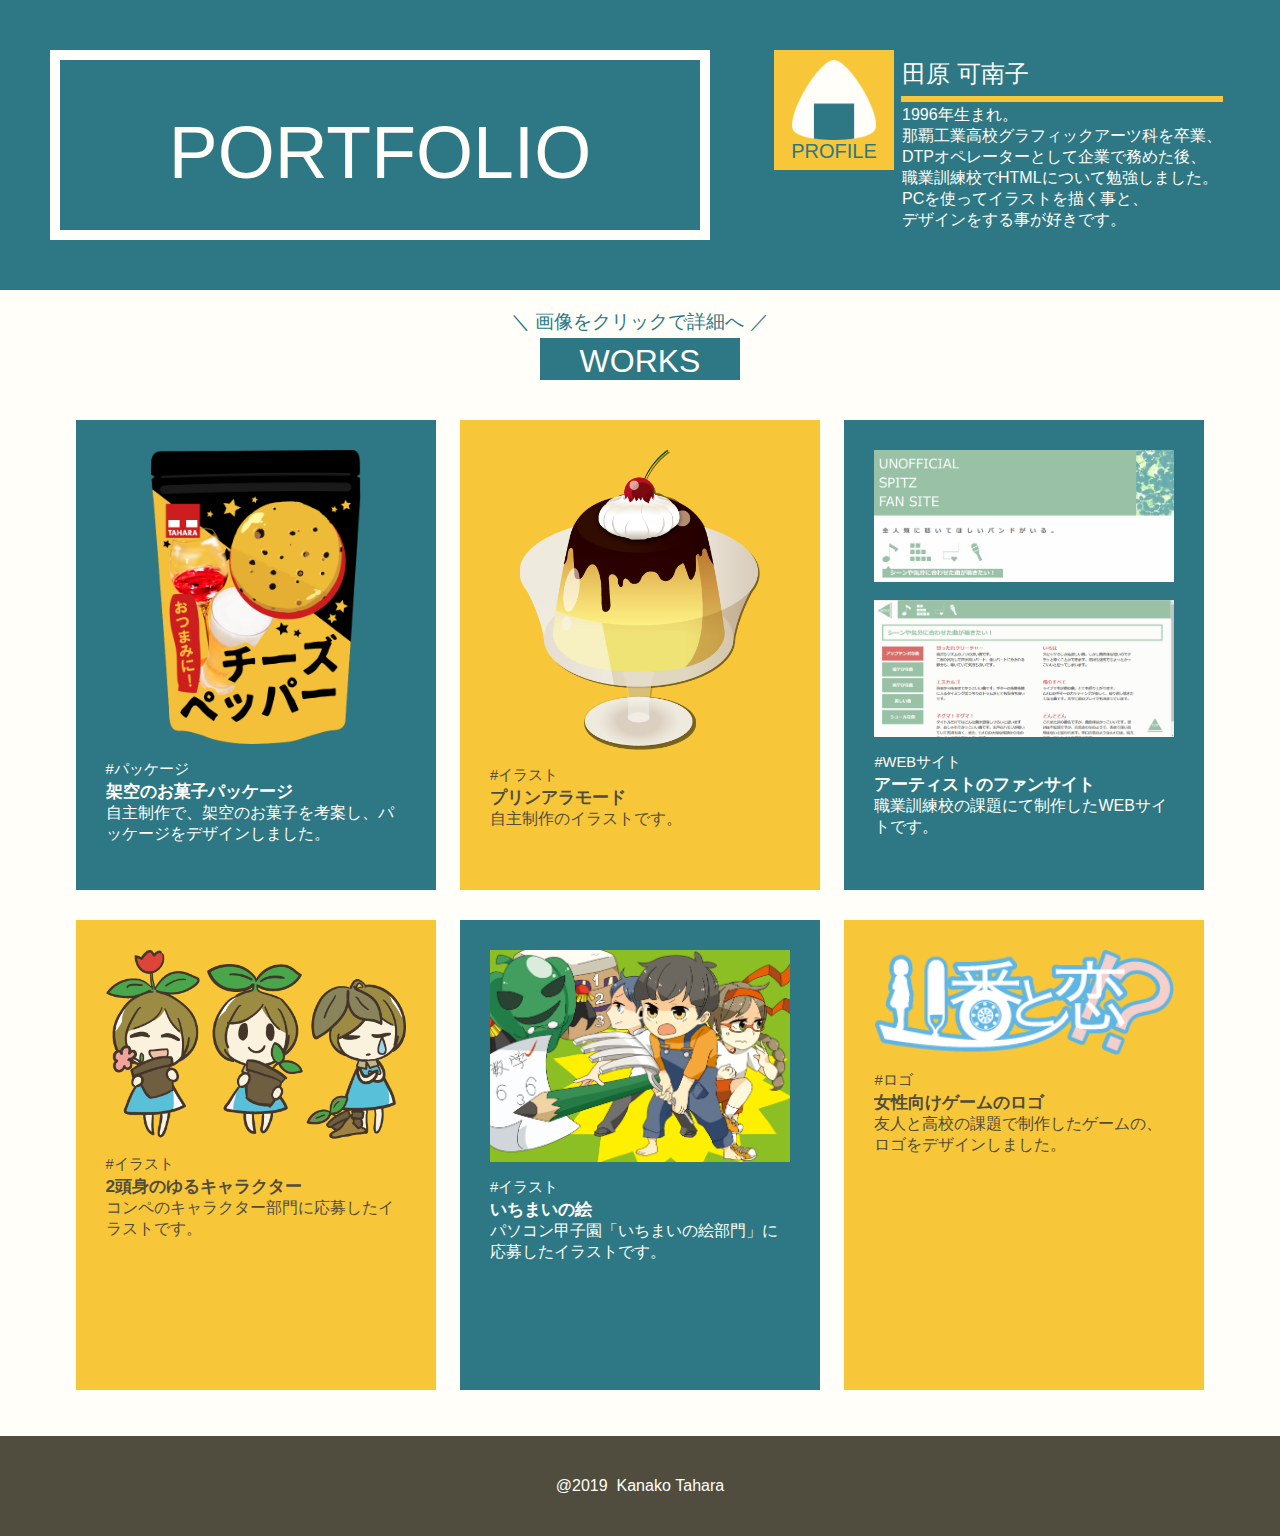
<file: index.html>
<html lang="ja">
<head>
<meta http-equiv="Content-Type" content="text/html; charset=UTF-8">
<meta name="viewport" content="width=device-width,initial-scale=1.0,minimum-scale=1.0">
<link rel="stylesheet" type="text/css" href="style.css">
<link rel="stylesheet" type="text/css" href="style2.css">
<title>TAHARAPOLIO</title>
</head>
<body>
<div id="header">
 <div class="box1"><p>PORTFOLIO</p></div>
 
 <div class="jikosyoukai">
 <div class="aikon"><img src="image_aikon.png" height="80px" alt="aikon">PROFILE</div>
 <table class="prof">
  <tr>
    <td class="namae">田原&nbsp;可南子</td>
  </tr>
  <tr>
    <td>1996年生まれ。<br>
        那覇工業高校グラフィックアーツ科を卒業、<br>
        DTPオペレーターとして企業で務めた後、<br>
        職業訓練校でHTMLについて勉強しました。<br>
        PCを使ってイラストを描く事と、<br>
        デザインをする事が好きです。
    </td>
  </tr>
 </table>
 </div>
 
</div><!--header-->



<div id="contents">
 <p class="moji">＼&nbsp;画像をクリックで詳細へ&nbsp;／</p>
 <div class="worktitle">
 <h1>WORKS</h1>
 </div>

 <div class="works">
  <div class="ao">
      <!--画像--><a href="sub3.html"><img src="image_tiizu.png" width="70%" alt="パッケージ画像"></a>
                 <p>
      <!--タグ--><span class="tagu">#パッケージ</span><br>
      <!--題名--><span class="wtitle">架空のお菓子パッケージ</span><br>
      <!--説明-->自主制作で、架空のお菓子を考案し、パッケージをデザインしました。
                 </p>
    </div>
    <div class="kiiro">
      <!--画像--><a href="sub2.html"><img src="image_purin.png" width="80%" alt="プリン画像"></a>
                 <p>
      <!--タグ--><span class="tagu">#イラスト</span><br>
      <!--題名--><span class="wtitle">プリンアラモード</span><br>
      <!--説明-->自主制作のイラストです。
                 </p>
    </div>
    <div class="ao">
      <!--画像--><a href="sub1.html"><img src="image_supisaito1.png" width="100%" alt="サイト画像1"><br>
                 <img src="image_supisaito2.png" width="100%" alt="サイト画像2"></a>
                 <p>
      <!--タグ--><span class="tagu">#WEBサイト</span><br>
      <!--題名--><span class="wtitle">アーティストのファンサイト</span><br>
      <!--説明-->職業訓練校の課題にて制作したWEBサイトです。
                 </p>
    </div>
    <div class="kiiro">
      <!--画像--><a href="sub4.html"><img src="image_kyara1.png" width="100%" alt="キャラクター画像"></a>
                 <p>
      <!--タグ--><span class="tagu">#イラスト</span><br>
      <!--題名--><span class="wtitle">2頭身のゆるキャラクター</span><br>
      <!--説明-->コンペのキャラクター部門に応募したイラストです。
                 </p>
    </div>
    <div class="ao">
      <!--画像--><a href="sub5.html"><img src="image_itimainoe.png" width="100%" alt="イラスト画像"></a>
                 <p>
      <!--タグ--><span class="tagu">#イラスト</span><br>
      <!--題名--><span class="wtitle">いちまいの絵</span><br>
      <!--説明-->パソコン甲子園「いちまいの絵部門」に応募したイラストです。
                 </p>
    </div>
    <div class="kiiro">
      <!--画像--><a href="sub6.html"><img src="image_otogerogo.png" width="100%" alt="ロゴ画像"></a>
                 <p>
      <!--タグ--><span class="tagu">#ロゴ</span><br>
      <!--題名--><span class="wtitle">女性向けゲームのロゴ</span><br>
      <!--説明-->友人と高校の課題で制作したゲームの、ロゴをデザインしました。
                 </p>
    </div>
 </div>








</div><!--contents-->




<div id="footer">
 <p>
 @2019&nbsp;&nbsp;Kanako&nbsp;Tahara
 </p>
</div>



</body>
</html>
</file>
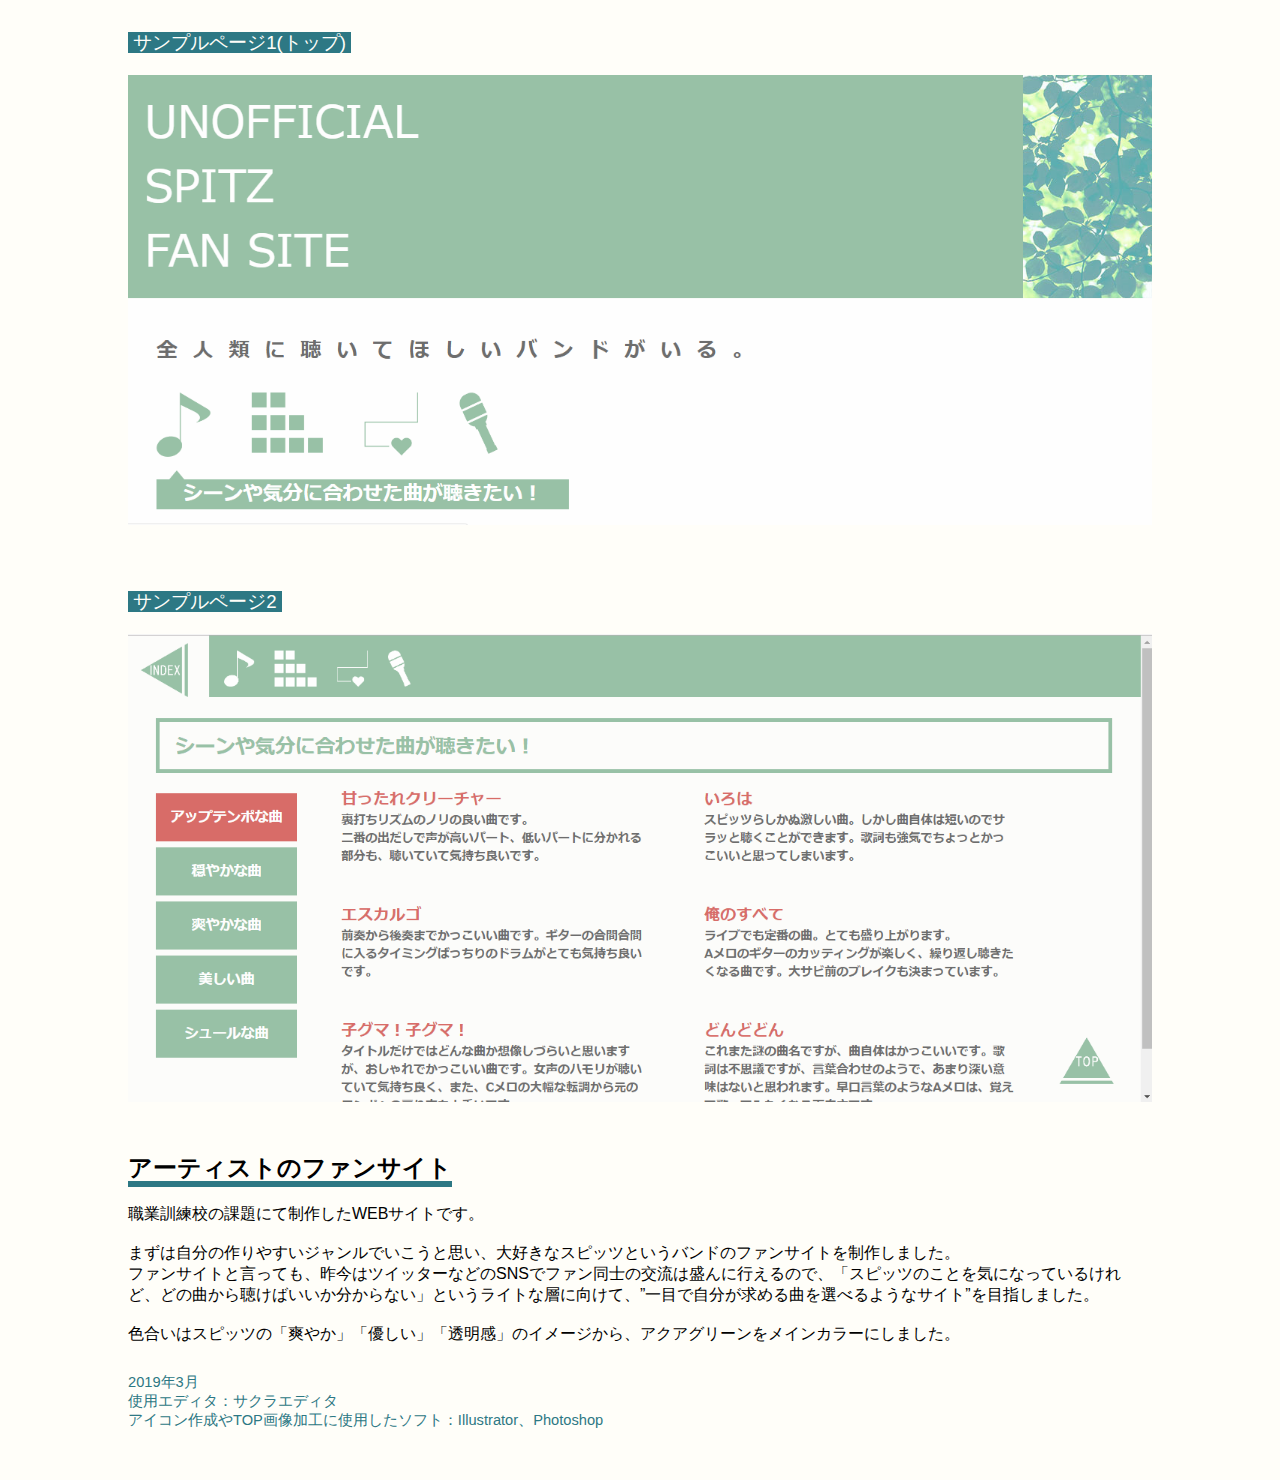
<file: sub1.html>
<html lang="ja">
<head>
<meta http-equiv="Content-Type" content="text/html; charset=UTF-8">
<link rel="stylesheet" type="text/css" href="style.css">
<title>TAHARAPOLIO</title>
</head>
<body>
<div>
 <p class="cap1"><span class="cap2">&nbsp;サンプルページ1(トップ)&nbsp;</span></p>
 <p class="gazou"><img src="image_supisaito1.png" width="80%" alt="サイト画像1"></p><br>
 <p class="cap1"><span class="cap2">&nbsp;サンプルページ2&nbsp;</span></p>
 <p class="gazou"><img src="image_supisaito2.png" width="80%" alt="サイト画像2"></p>
</div>

<div class="setumei">
 <h2><span class="kasen">アーティストのファンサイト</span></h2>
 <p>
 職業訓練校の課題にて制作したWEBサイトです。<br><br>
 まずは自分の作りやすいジャンルでいこうと思い、大好きなスピッツというバンドのファンサイトを制作しました。<br>
 ファンサイトと言っても、昨今はツイッターなどのSNSでファン同士の交流は盛んに行えるので、「スピッツのことを気になっているけれど、どの曲から聴けばいいか分からない」というライトな層に向けて、”一目で自分が求める曲を選べるようなサイト”を目指しました。<br><br>
 色合いはスピッツの「爽やか」「優しい」「透明感」のイメージから、アクアグリーンをメインカラーにしました。
 </p>
 <p class="spec">
 2019年3月<br>
 使用エディタ：サクラエディタ<br>
 アイコン作成やTOP画像加工に使用したソフト：Illustrator、Photoshop
 </p>
</div>



</body>
</html>
</file>
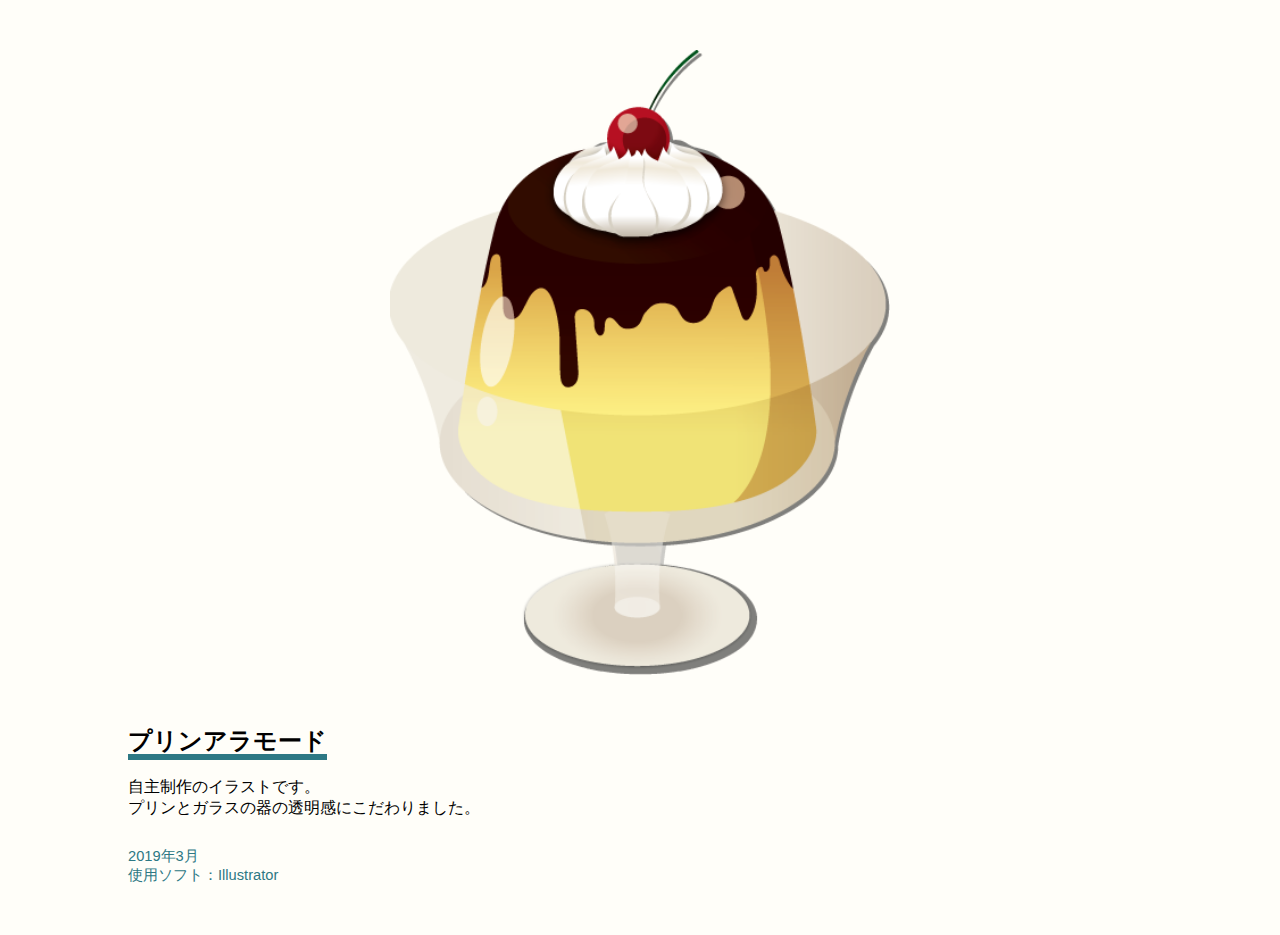
<file: sub2.html>
<html lang="ja">
<head>
<meta http-equiv="Content-Type" content="text/html; charset=UTF-8">
<link rel="stylesheet" type="text/css" href="style.css">
<title>TAHARAPOLIO</title>
</head>
<body class="sukima">
<div>
 <p class="gazou"><img src="image_purin.png" width="500px" alt="プリン画像"></p>
</div>

<div class="setumei">
 <h2><span class="kasen">プリンアラモード</span></h2>
 <p>
 自主制作のイラストです。<br>
 プリンとガラスの器の透明感にこだわりました。
 </p>
 <p class="spec">
 2019年3月<br>
 使用ソフト：Illustrator
 </p>
</div>



</body>
</html>
</file>
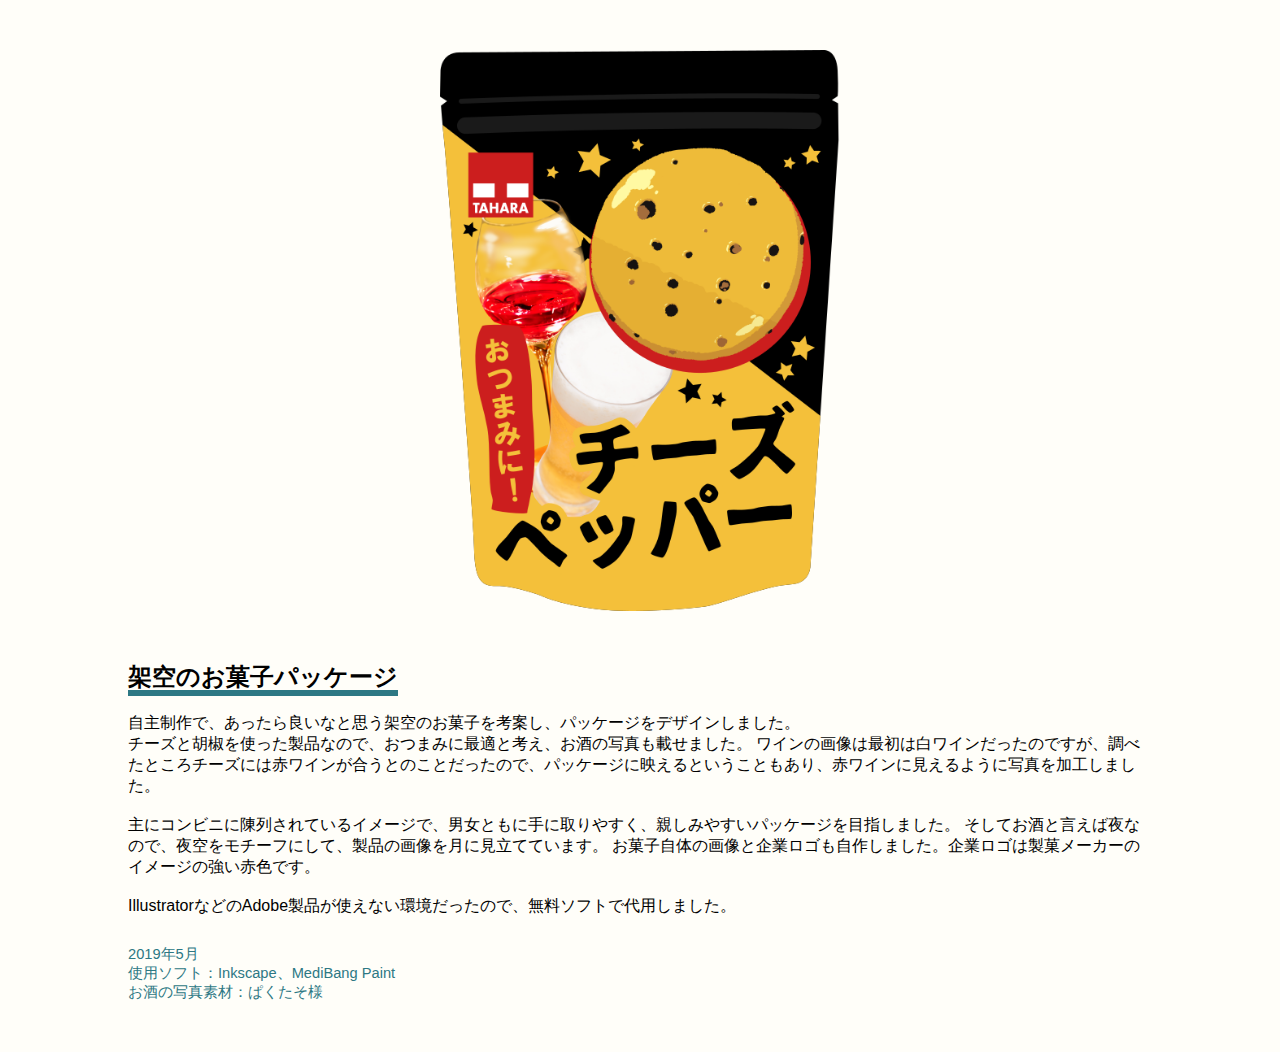
<file: sub3.html>
<html lang="ja">
<head>
<meta http-equiv="Content-Type" content="text/html; charset=UTF-8">
<link rel="stylesheet" type="text/css" href="style.css">
<title>TAHARAPOLIO</title>
</head>
<body class="sukima">
<div>
 <p class="gazou"><img src="image_tiizu.png" width="400px" alt="パッケージ画像"></p>
</div>

<div class="setumei">
 <h2><span class="kasen">架空のお菓子パッケージ</span></h2>
 <p>
 自主制作で、あったら良いなと思う架空のお菓子を考案し、パッケージをデザインしました。<br>
 チーズと胡椒を使った製品なので、おつまみに最適と考え、お酒の写真も載せました。
 ワインの画像は最初は白ワインだったのですが、調べたところチーズには赤ワインが合うとのことだったので、パッケージに映えるということもあり、赤ワインに見えるように写真を加工しました。
 <br><br>
 主にコンビニに陳列されているイメージで、男女ともに手に取りやすく、親しみやすいパッケージを目指しました。
 そしてお酒と言えば夜なので、夜空をモチーフにして、製品の画像を月に見立てています。
 お菓子自体の画像と企業ロゴも自作しました。企業ロゴは製菓メーカーのイメージの強い赤色です。
 <br><br>
 IllustratorなどのAdobe製品が使えない環境だったので、無料ソフトで代用しました。
 </p>
 <p class="spec">
 2019年5月<br>
 使用ソフト：Inkscape、MediBang&nbsp;Paint<br>
 お酒の写真素材：ぱくたそ様
 </p>
</div>



</body>
</html>
</file>
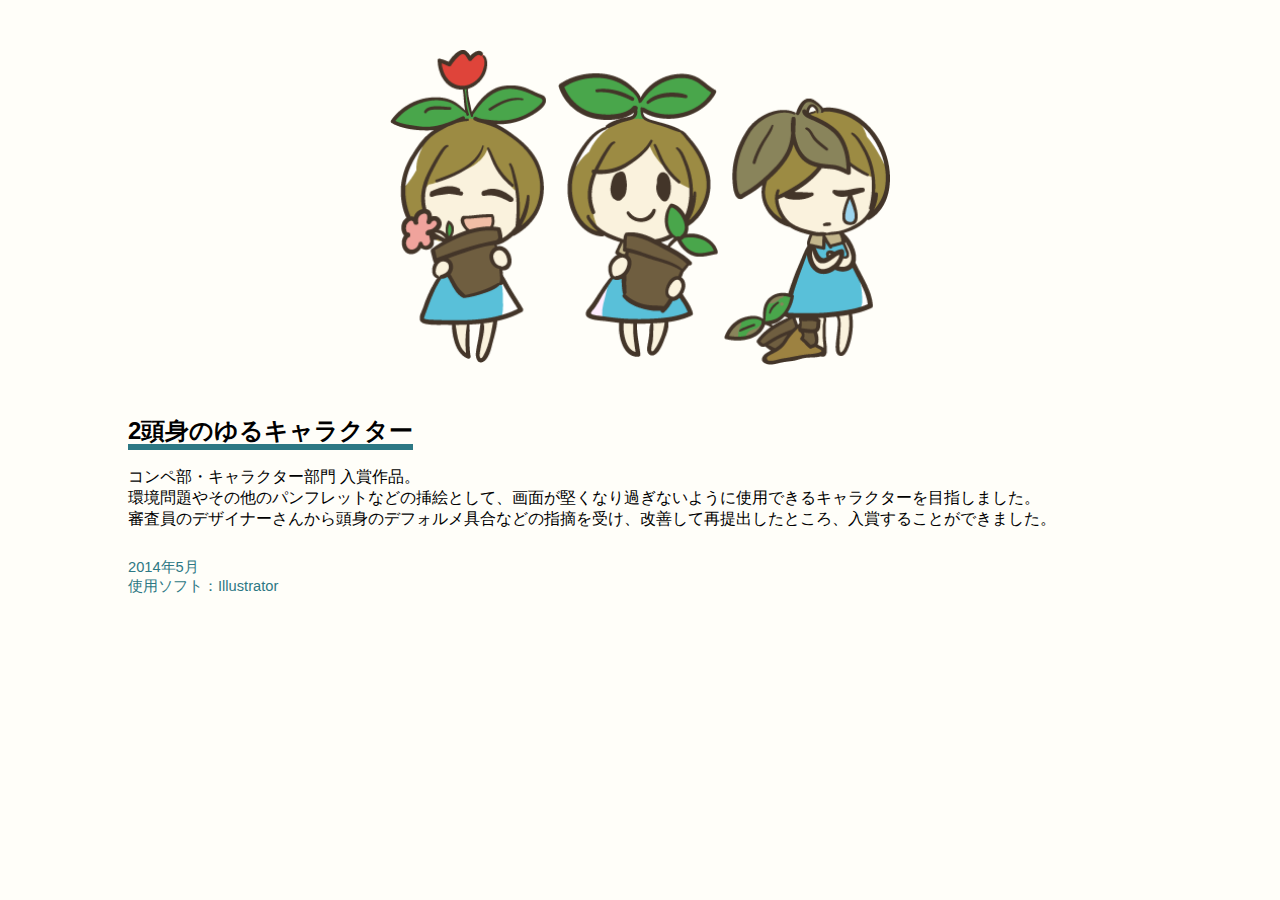
<file: sub4.html>
<html lang="ja">
<head>
<meta http-equiv="Content-Type" content="text/html; charset=UTF-8">
<link rel="stylesheet" type="text/css" href="style.css">
<title>TAHARAPOLIO</title>
</head>
<body class="sukima">
<div>
 <p class="gazou"><img src="image_kyara1.png" width="500px" alt="キャラクター画像"></p>
</div>

<div class="setumei">
 <h2><span class="kasen">2頭身のゆるキャラクター</span></h2>
 <p>
 コンペ部・キャラクター部門&nbsp;入賞作品。<br>
 環境問題やその他のパンフレットなどの挿絵として、画面が堅くなり過ぎないように使用できるキャラクターを目指しました。<br>
 審査員のデザイナーさんから頭身のデフォルメ具合などの指摘を受け、改善して再提出したところ、入賞することができました。
 </p>
 <p class="spec">
 2014年5月<br>
 使用ソフト：Illustrator
 </p>
</div>



</body>
</html>
</file>
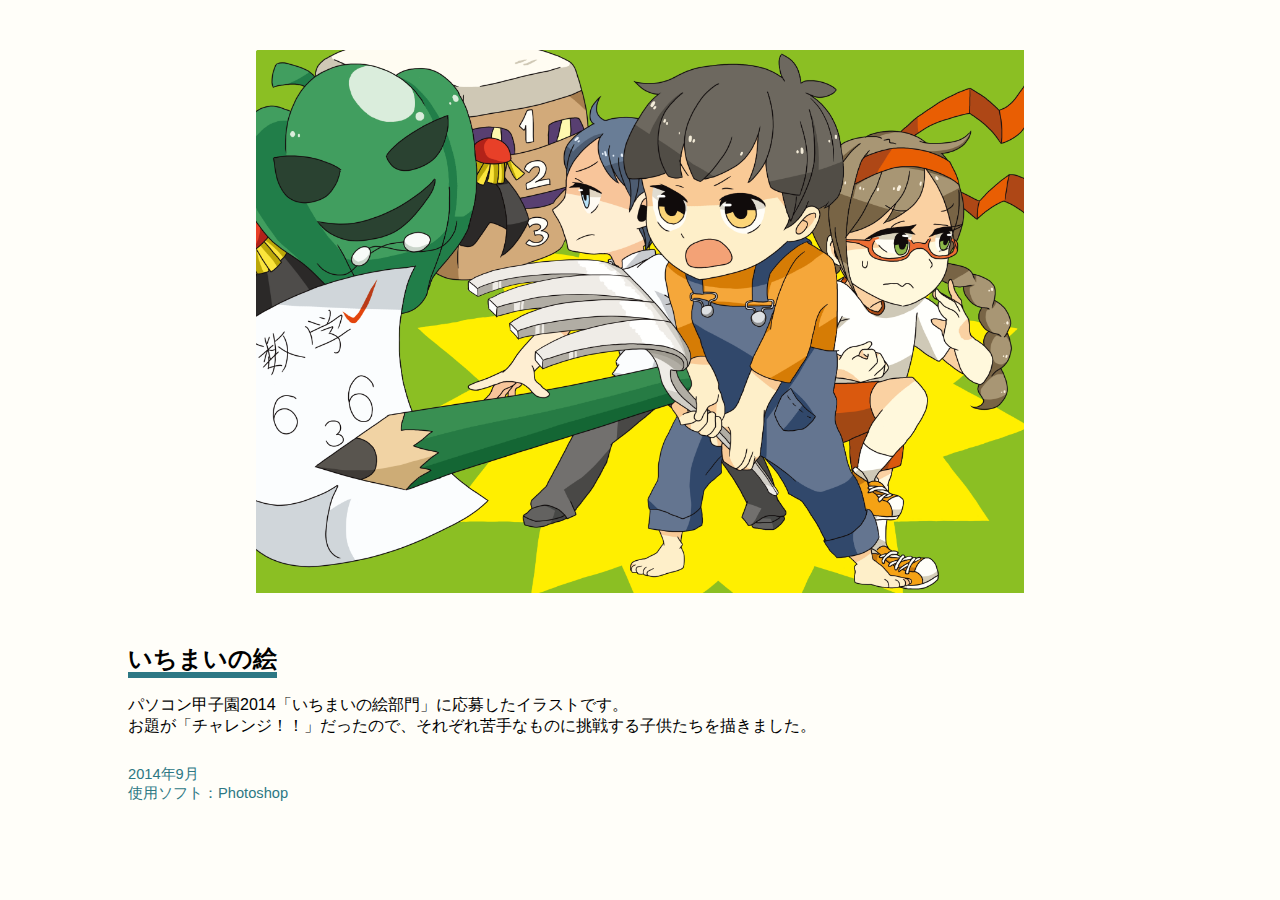
<file: sub5.html>
<html lang="ja">
<head>
<meta http-equiv="Content-Type" content="text/html; charset=UTF-8">
<link rel="stylesheet" type="text/css" href="style.css">
<title>TAHARAPOLIO</title>
</head>
<body class="sukima">
<div>
 <p class="gazou"><img src="image_itimainoe.png" width="60%" alt="イラスト画像"></p>
</div>

<div class="setumei">
 <h2><span class="kasen">いちまいの絵</span></h2>
 <p>
 パソコン甲子園2014「いちまいの絵部門」に応募したイラストです。<br>
 お題が「チャレンジ！！」だったので、それぞれ苦手なものに挑戦する子供たちを描きました。
 </p>
 <p class="spec">
 2014年9月<br>
 使用ソフト：Photoshop
 </p>
</div>



</body>
</html>
</file>
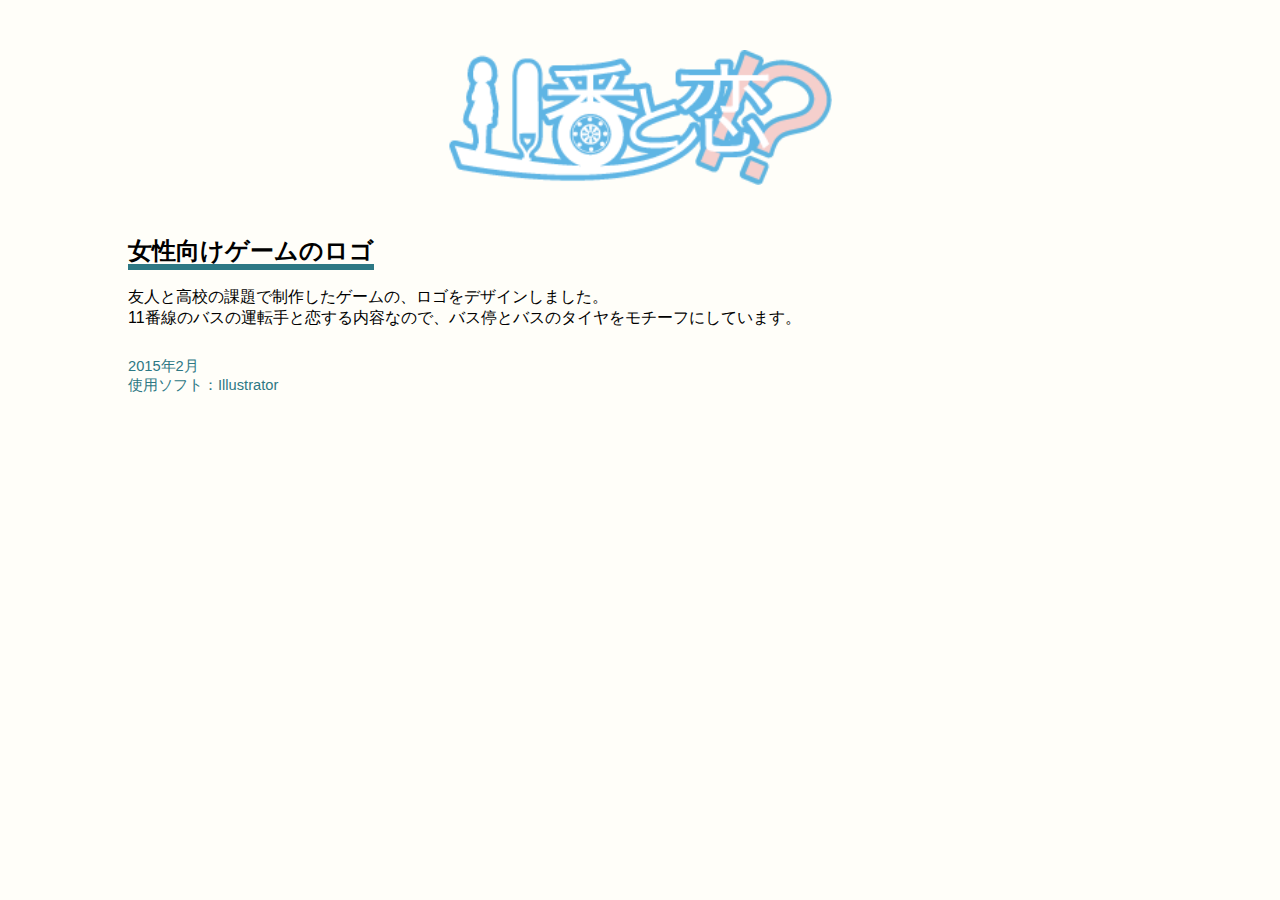
<file: sub6.html>
<html lang="ja">
<head>
<meta http-equiv="Content-Type" content="text/html; charset=UTF-8">
<link rel="stylesheet" type="text/css" href="style.css">
<title>TAHARAPOLIO</title>
</head>
<body class="sukima">
<div>
 <p class="gazou"><img src="image_otogerogo.png" width="30%" alt="ロゴ画像"></p>
</div>

<div class="setumei">
 <h2><span class="kasen">女性向けゲームのロゴ</span></h2>
 <p>
 友人と高校の課題で制作したゲームの、ロゴをデザインしました。<br>
 11番線のバスの運転手と恋する内容なので、バス停とバスのタイヤをモチーフにしています。
 </p>
 <p class="spec">
 2015年2月<br>
 使用ソフト：Illustrator
 </p>
</div>



</body>
</html>
</file>
<file: style.css>
/*  -----------------全体------------------  */
body{
  background-color:#fffef9;
  margin:0;
  font-family:游ゴシック体, "Yu Gothic", YuGothic, sans-serif;
  font-size:12pt;
  }



/*  -----------------ヘッダー------------------  */
#header{
  background-color:#2d7884;
  color:#fffef9;
  height:190px;
  margin-top:0;
  padding:50px;
  }

.box1{
  padding:20px;
  border:solid 8pt #fffef9;
  width:600px;
  height:130px;
  float:left;
  }

.box1 p{
  text-align:center;
  line-height:1pt;
  font-size:55pt;
  }

div.jikosyoukai{
  float:right;
  }

div.aikon{
  background-color:#f8c739;
  width:120px;
  height:120px;
  float:left;
  text-align:center;
  font-size:15pt;
  color:#2d7884;
  }

.aikon img{
  margin-top:10px;
  }

table.prof{
  float:left;
  height:191px;
  color:#fffef9;
  padding:5px;
  }

td.namae{
  border-bottom:solid 5pt #f8c739;
  height:45px;
  font-size:18pt;
  }

.prof td{
  vertical-align:top;
  }







/*  -----------------コンテンツ------------------  */
#contents{
  clear:both;
  }

.moji{
  text-align:center;
  color:#2d7884;
  font-size:14pt;
  margin-bottom:3px;
  }

.worktitle{
  background-color:#2d7884;
  color:#fffef9;
  width:200px;
  margin-left:auto;
  margin-right:auto;
  padding:left:50px;
  padding-top:5px;
  text-align:center;
  }

h1{
  font-weight:normal;
  margin-top:5px;
  display:inline;
  }



/* コンテンツのパネル */
div.works{
  text-align:center;
  margin-top:40px;
  }

.works div{
  width:300px;
  height:410px;
  padding:30px;
  margin:0 10px 30px 10px;
  display:inline-block;
  vertical-align:top;
  }

div.ao{
  background-color:#2d7884;
  color:#fffef9;
  }

div.kiiro{
  background-color:#f8c739;
  color:#504d3f;
  }

.works div img{
  margin-left:auto;
  margin-right:auto;
  display:block;
  transition:.3s;
  }

.works p{
  text-align:left;
  }

.tagu{
  font-size:11pt;
  text-align:left;
  }

.wtitle{
  font-weight:bold;
  font-size:13pt;
  }

a:hover img{
  opacity:0.6;
  }



/*  -----------------フッター------------------  */
#footer{
  clear:both;
  background-color:#504d3f;
  color:#fffef9;
  height:100px;
  text-align:center;
  }

#footer p{
  line-height:100px;
  }



/*  -----------------サブページ------------------  */
.sukima{
  padding-top:50px;
  }

.gazou{
  text-align:center;
  }

.cap1{
  margin-top:30px;
  margin-left:10%;
  font-size:14pt;
  }

.cap2{
  background-color:#2d7884;
  color:#fffef9;
  text-align:left;
  }

.setumei{
  margin:50px 10%;
  }

.kasen{
  border-bottom:solid 5pt #2d7884;
  }

.spec{
  margin-top:28px;
  color:#2d7884;
  font-size:11pt;
  }
</file>
<file: style2.css>
@media screen and (max-width:1248px){
 #header{
  margin-top:0;
  padding:40px;
  height:520px;
  }
 
 .box1{
  padding:15px;
  width:90%;
  height:70px;
  float:none;
  margin-left:auto;
  margin-right:auto;
  border:solid 5pt #fffef9;
  }

 .box1 p{
  text-align:center;
  font-size:30pt;
  }

 div.jikosyoukai{
  float:none;
  }

 div.aikon{
  background-color:#f8c739;
  width:120px;
  height:120px;
  float:none;
  text-align:center;
  font-size:15pt;
  color:#2d7884;
  margin:20px auto 2px auto;
  }

 .aikon img{
  margin-top:10px;
  }

 table.prof{
  float:none;
  height:191px;
  color:#fffef9;
  padding:5px;
  margin-left:auto;
  margin-right:auto;
  }

 td.namae{
  font-size:16pt;
  }

}
</file>
